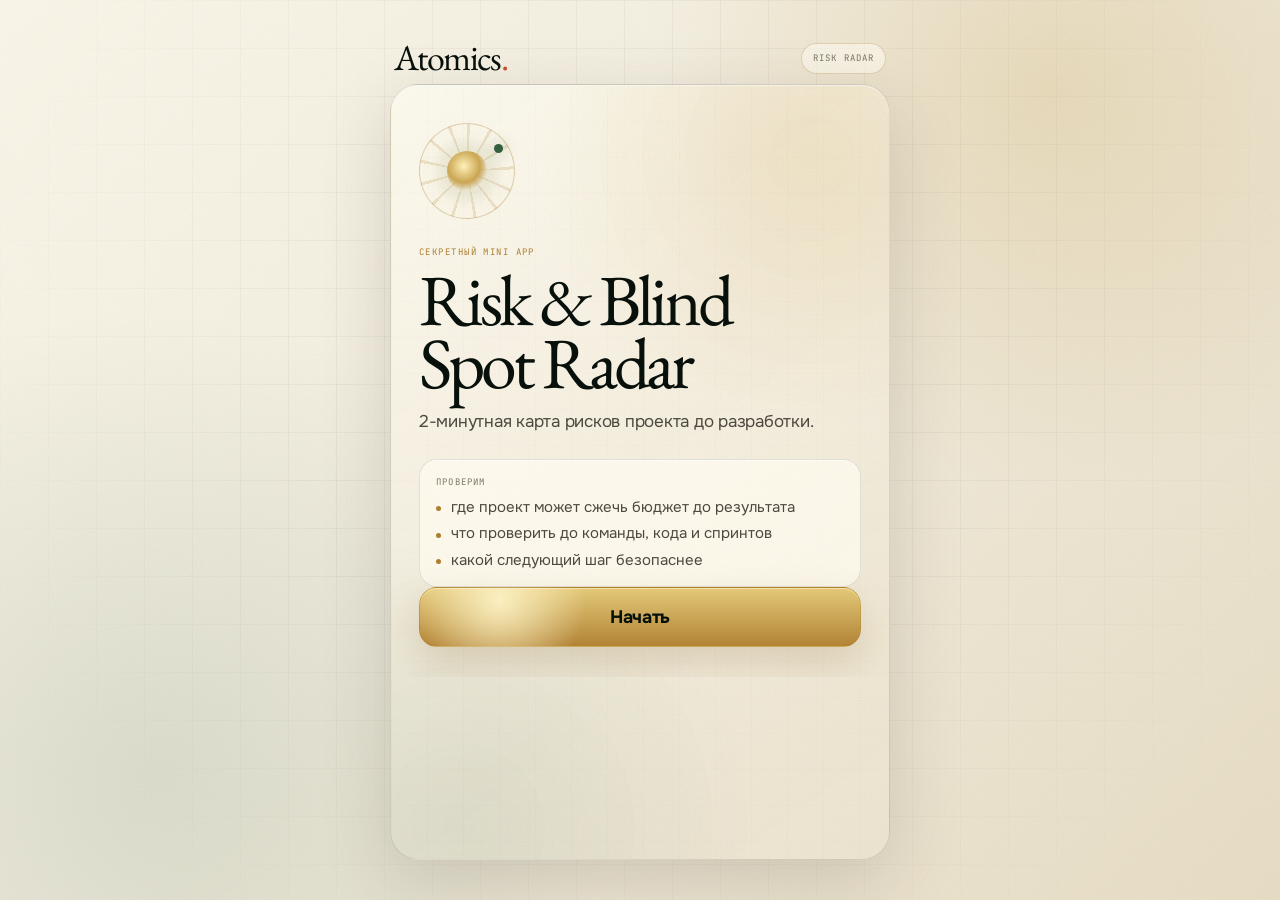
<file: risk-radar/index.html>
<!doctype html>
<html lang="ru">
<head>
  <meta charset="utf-8">
  <meta name="viewport" content="width=device-width, initial-scale=1, viewport-fit=cover">
  <title>Risk & Blind Spot Radar — Atomics</title>
  <meta name="description" content="2-минутная карта зон внимания проекта до разработки.">
  <meta name="theme-color" content="#f4efe1">
  <link rel="preconnect" href="https://fonts.googleapis.com">
  <link rel="preconnect" href="https://fonts.gstatic.com" crossorigin>
  <link href="https://fonts.googleapis.com/css2?family=EB+Garamond:ital,wght@0,400;0,500;1,400;1,500&family=Onest:wght@400;500;600;700&family=JetBrains+Mono:wght@400;500;600&display=swap" rel="stylesheet">
  <link rel="stylesheet" href="styles.css">
</head>
<body>
  <main class="app-shell" aria-live="polite">
    <div class="radar-frame">
      <header class="topline">
        <a class="brand" href="/" aria-label="Atomics">Atomics<span>.</span></a>
        <div class="mode-pill">Risk radar</div>
      </header>

      <section class="quiz-card" id="quizCard">
        <div class="progress-wrap" id="progressWrap" hidden>
          <div class="progress-meta">
            <span id="stepCounter">1/6</span>
            <span>карта зон внимания</span>
          </div>
          <div class="progress-track" aria-hidden="true">
            <div class="progress-bar" id="progressBar"></div>
          </div>
        </div>

        <div class="screen active" data-screen="intro">
          <div class="intro-orbit" aria-hidden="true">
            <div class="scan-ring"></div>
            <div class="scan-dot"></div>
            <div class="scan-core"></div>
          </div>
          <p class="eyebrow">секретный mini app</p>
          <h1><span class="nowrap">Risk & Blind</span> Spot Radar</h1>
          <p class="lead">2-минутная карта рисков проекта до разработки.</p>

          <div class="check-panel">
            <span>Проверим</span>
            <ul>
              <li>где проект может сжечь бюджет до результата</li>
              <li>что проверить до команды, кода и спринтов</li>
              <li>какой следующий шаг безопаснее</li>
            </ul>
          </div>

          <button class="primary-action" type="button" data-start>Начать</button>
        </div>

        <div class="screen" data-screen="question">
          <p class="eyebrow" id="questionEyebrow">зона внимания</p>
          <h2 id="questionTitle"></h2>
          <div class="options" id="options"></div>
          <p class="hint" id="questionHint"></p>
          <div class="actions">
            <button class="ghost-action" type="button" data-back>Назад</button>
            <button class="primary-action next-action" type="button" data-next disabled>Дальше</button>
          </div>
        </div>

        <div class="screen" data-screen="final">
          <p class="eyebrow">radar complete</p>
          <h2>Risk Radar собран.</h2>
          <p class="lead">Мы объединили данные с сайта и ваши ответы, чтобы подготовить персональный отчёт без лишних уточнений.</p>
          <div class="check-panel">
            <span>В отчёте покажем</span>
            <ul>
              <li>сильную сторону проекта</li>
              <li>главные зоны внимания</li>
              <li>что проверить до разработки</li>
              <li>какой первый шаг безопаснее</li>
            </ul>
          </div>
          <div class="actions final-actions">
            <button class="ghost-action" type="button" data-back-final>Назад</button>
            <button class="primary-action" type="button" data-submit>Передать на разбор</button>
          </div>
        </div>

        <div class="screen" data-screen="success">
          <div class="success-mark" aria-hidden="true"></div>
          <p class="eyebrow">готово</p>
          <h2>Данные подготовлены.</h2>
          <p class="lead">Передадим консультанту карту зон внимания и вернёмся с безопасным следующим шагом.</p>
          <a class="secondary-link" href="https://t.me/atomics_launch" target="_blank" rel="noopener noreferrer">Следить за Atomics в Telegram</a>
        </div>
      </section>
    </div>
  </main>
  <script src="app.js"></script>
</body>
</html>
</file>
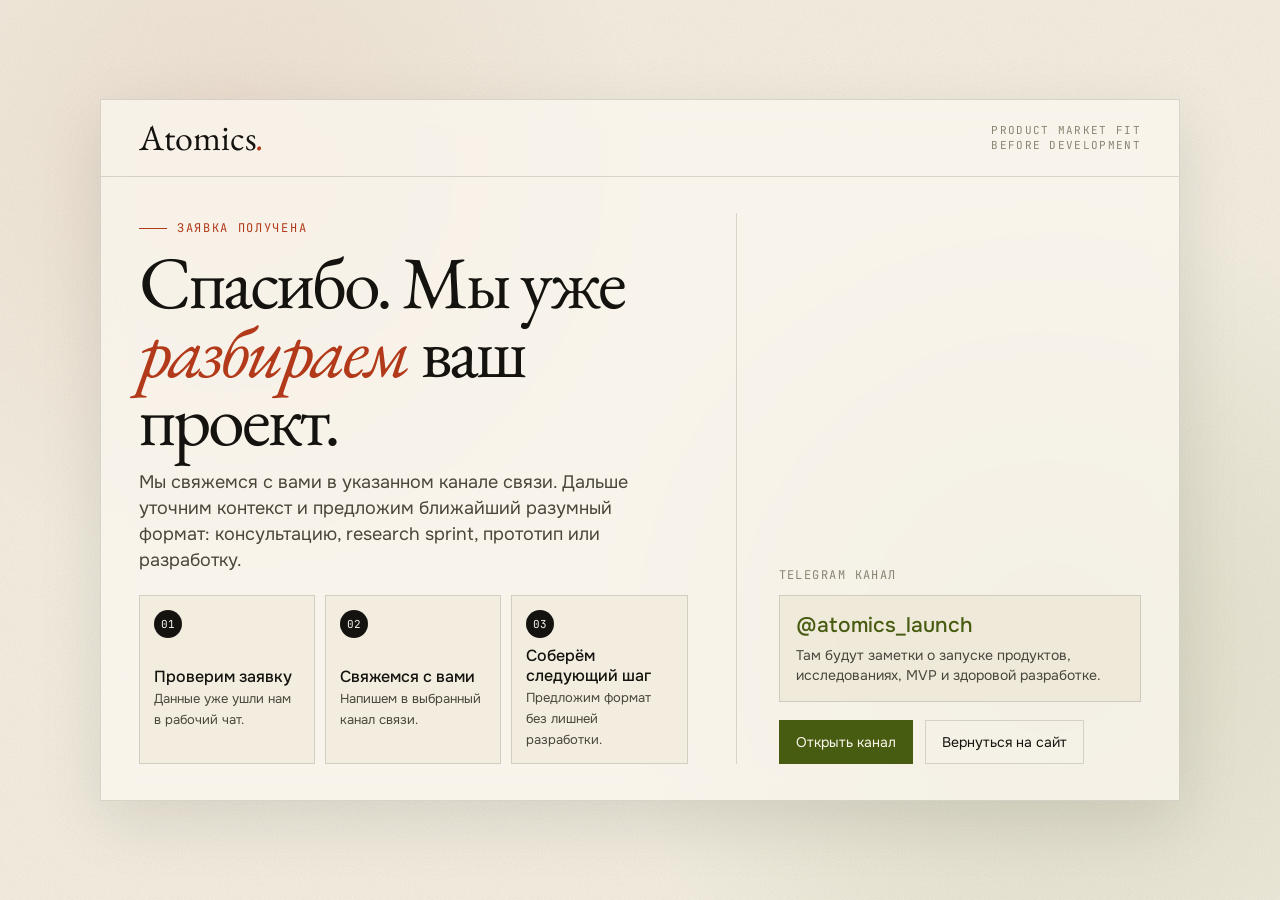
<file: thank-you.html>
<!doctype html>
<html lang="ru">
<head>
<meta charset="utf-8" />
<meta name="viewport" content="width=device-width, initial-scale=1" />
<title>Заявка отправлена — Atomics</title>
<meta name="description" content="Спасибо за заявку в Atomics. Мы свяжемся с вами в указанном канале связи." />
<meta name="theme-color" content="#07100b" />
<link rel="icon" href="data:image/svg+xml,%3Csvg xmlns='http://www.w3.org/2000/svg' viewBox='0 0 64 64'%3E%3Crect width='64' height='64' rx='14' fill='%2307100b'/%3E%3Cpath d='M32 10 50 22v20L32 54 14 42V22Z' fill='none' stroke='%23d5ad4f' stroke-width='4'/%3E%3Ccircle cx='32' cy='32' r='8' fill='%23ba4727'/%3E%3C/svg%3E">
<link rel="preconnect" href="https://fonts.googleapis.com">
<link rel="preconnect" href="https://fonts.gstatic.com" crossorigin>
<link href="https://fonts.googleapis.com/css2?family=EB+Garamond:ital,wght@0,400;0,500;1,400;1,500&family=Onest:wght@400;500&family=JetBrains+Mono:wght@400;500&display=swap" rel="stylesheet">
<style>
:root {
  --paper: #F4EFE1;
  --paper-deep: #ECE5D2;
  --white: #FBF8EF;
  --black: #0F0E0B;
  --ink: #14130F;
  --ink-soft: #4A463C;
  --ink-mute: #8A8473;
  --line: rgba(15,14,11,0.14);
  --olive: #485C11;
  --olive-hover: #5a721a;
  --rust: #B23A1A;
  --serif: "EB Garamond", "Times New Roman", serif;
  --sans: "Onest", ui-sans-serif, system-ui, sans-serif;
  --mono: "JetBrains Mono", ui-monospace, "SF Mono", Menlo, monospace;
}

* { box-sizing: border-box; margin: 0; padding: 0; }
html { min-height: 100%; }
body {
  min-height: 100vh;
  font-family: var(--sans);
  color: var(--ink);
  background:
    radial-gradient(circle at 18% 18%, rgba(178, 58, 26, 0.08), transparent 32%),
    radial-gradient(circle at 82% 72%, rgba(72, 92, 17, 0.12), transparent 36%),
    var(--paper);
  -webkit-font-smoothing: antialiased;
  text-rendering: optimizeLegibility;
  overflow-x: hidden;
}
body::before {
  content: "";
  position: fixed;
  inset: 0;
  pointer-events: none;
  opacity: .42;
  mix-blend-mode: multiply;
  background-image: url("data:image/svg+xml;utf8,<svg xmlns='http://www.w3.org/2000/svg' width='180' height='180'><filter id='n'><feTurbulence type='fractalNoise' baseFrequency='0.85' numOctaves='2' stitchTiles='stitch'/><feColorMatrix values='0 0 0 0 0.06   0 0 0 0 0.05   0 0 0 0 0.04   0 0 0 0.16 0'/></filter><rect width='100%' height='100%' filter='url(%23n)'/></svg>");
}
a { color: inherit; text-decoration: none; }
.page {
  position: relative;
  z-index: 1;
  min-height: 100vh;
  display: grid;
  place-items: center;
  padding: clamp(12px, 2.4vh, 22px) 18px;
}
.shell {
  width: min(1080px, 100%);
  border: 1px solid var(--line);
  background: rgba(251, 248, 239, .76);
  backdrop-filter: blur(14px);
  box-shadow: 0 20px 60px rgba(15, 14, 11, .1);
}
.top {
  display: flex;
  align-items: center;
  justify-content: space-between;
  gap: 20px;
  padding: clamp(14px, 2vw, 20px) clamp(20px, 3.4vw, 38px);
  border-bottom: 1px solid var(--line);
}
.logo {
  font-family: var(--serif);
  font-size: clamp(26px, 4vw, 36px);
  line-height: 1;
}
.logo em { color: var(--rust); font-style: italic; }
.tag {
  font-family: var(--mono);
  font-size: 11px;
  line-height: 1.4;
  color: var(--ink-mute);
  letter-spacing: .12em;
  text-transform: uppercase;
}
.content {
  display: grid;
  grid-template-columns: minmax(0, 1.15fr) minmax(280px, .85fr);
  gap: clamp(22px, 4vw, 48px);
  padding: clamp(24px, 4vh, 38px) clamp(20px, 3.4vw, 38px);
}
.eyebrow {
  display: inline-flex;
  align-items: center;
  gap: 10px;
  margin-bottom: 12px;
  font-family: var(--mono);
  font-size: 12px;
  color: var(--rust);
  letter-spacing: .14em;
  text-transform: uppercase;
}
.eyebrow::before {
  content: "";
  width: 28px;
  height: 1px;
  background: var(--rust);
}
h1 {
  max-width: 610px;
  font-family: var(--serif);
  font-size: clamp(42px, 6.2vw, 74px);
  line-height: .92;
  font-weight: 400;
  letter-spacing: -.04em;
}
h1 em { color: var(--rust); font-style: italic; }
.lead {
  max-width: 560px;
  margin-top: 16px;
  color: var(--ink-soft);
  font-size: clamp(16px, 1.45vw, 18px);
  line-height: 1.45;
}
.steps {
  display: grid;
  grid-template-columns: repeat(3, minmax(0, 1fr));
  gap: 10px;
  margin-top: 22px;
}
.step {
  display: grid;
  grid-template-columns: 1fr;
  gap: 8px;
  align-items: start;
  padding: 14px;
  border: 1px solid var(--line);
  background: rgba(236, 229, 210, .46);
}
.num {
  display: grid;
  place-items: center;
  width: 28px;
  height: 28px;
  border-radius: 50%;
  background: var(--ink);
  color: var(--white);
  font-family: var(--mono);
  font-size: 11px;
}
.step strong {
  display: block;
  margin-bottom: 0;
  font-weight: 500;
  line-height: 1.25;
}
.step span {
  color: var(--ink-soft);
  line-height: 1.35;
  font-size: 13px;
}
.side {
  align-self: stretch;
  display: flex;
  flex-direction: column;
  justify-content: flex-end;
  border-left: 1px solid var(--line);
  padding-left: clamp(22px, 4vw, 42px);
}
.channel-label {
  font-family: var(--mono);
  font-size: 12px;
  color: var(--ink-mute);
  letter-spacing: .12em;
  text-transform: uppercase;
}
.channel {
  display: block;
  margin-top: 12px;
  padding: 16px;
  border: 1px solid var(--line);
  background: rgba(236, 229, 210, .62);
  transition: transform .2s ease, border-color .2s ease, background .2s ease;
}
.channel:hover {
  transform: translateY(-2px);
  border-color: rgba(72, 92, 17, .42);
  background: rgba(223, 236, 198, .48);
}
.channel b {
  display: block;
  color: var(--olive);
  font-size: 21px;
  font-weight: 500;
}
.channel span {
  display: block;
  margin-top: 8px;
  color: var(--ink-soft);
  line-height: 1.38;
  font-size: 14px;
}
.actions {
  display: flex;
  flex-wrap: wrap;
  gap: 12px;
  margin-top: 18px;
}
.btn {
  display: inline-flex;
  align-items: center;
  justify-content: center;
  min-height: 44px;
  padding: 0 16px;
  border: 1px solid var(--line);
  font-size: 14px;
  transition: background .2s ease, transform .2s ease, border-color .2s ease;
}
.btn-primary {
  color: var(--white);
  background: var(--olive);
  border-color: var(--olive);
}
.btn-primary:hover { background: var(--olive-hover); transform: translateY(-1px); }
.btn-secondary:hover { border-color: rgba(15,14,11,.32); transform: translateY(-1px); }
@media (max-width: 780px) {
  .page { padding: 10px; align-items: start; }
  .top { align-items: center; flex-direction: row; padding: 12px 16px; }
  .tag { display: none; }
  .content { grid-template-columns: 1fr; gap: 18px; padding: 20px 16px 16px; }
  .side { border-left: 0; border-top: 1px solid var(--line); padding: 18px 0 0; }
  .eyebrow { margin-bottom: 9px; font-size: 10px; }
  h1 { font-size: clamp(36px, 10vw, 46px); line-height: .94; }
  .lead { margin-top: 12px; font-size: 15px; line-height: 1.38; }
  .steps { grid-template-columns: 1fr; margin-top: 16px; gap: 8px; }
  .step { grid-template-columns: 28px 1fr; padding: 10px; gap: 10px; }
  .step span { display: none; }
  .channel { padding: 14px; }
  .channel span { font-size: 13px; }
  .actions { margin-top: 12px; }
  .btn { min-height: 42px; }
}
@media (max-height: 720px) and (min-width: 781px) {
  .page { align-items: start; }
  .top { padding-top: 12px; padding-bottom: 12px; }
  .content { padding-top: 22px; padding-bottom: 22px; }
  h1 { font-size: clamp(40px, 5.5vw, 64px); }
  .lead { margin-top: 12px; font-size: 16px; }
  .steps { margin-top: 16px; }
  .step { padding: 12px; }
}
</style>
</head>
<body>
  <main class="page">
    <section class="shell" aria-labelledby="thank-title">
      <div class="top">
        <a class="logo" href="index.html">Atomics<em>.</em></a>
        <div class="tag">Product market fit<br>before development</div>
      </div>
      <div class="content">
        <div>
          <div class="eyebrow">Заявка получена</div>
          <h1 id="thank-title">Спасибо. Мы уже <em>разбираем</em> ваш проект.</h1>
          <p class="lead">Мы свяжемся с вами в указанном канале связи. Дальше уточним контекст и предложим ближайший разумный формат: консультацию, research sprint, прототип или разработку.</p>
          <div class="steps" aria-label="Что дальше">
            <div class="step">
              <div class="num">01</div>
              <div><strong>Проверим заявку</strong><span>Данные уже ушли нам в рабочий чат.</span></div>
            </div>
            <div class="step">
              <div class="num">02</div>
              <div><strong>Свяжемся с вами</strong><span>Напишем в выбранный канал связи.</span></div>
            </div>
            <div class="step">
              <div class="num">03</div>
              <div><strong>Соберём следующий шаг</strong><span>Предложим формат без лишней разработки.</span></div>
            </div>
          </div>
        </div>
        <aside class="side" aria-label="Telegram-канал Atomics">
          <div class="channel-label">Telegram канал</div>
          <a class="channel" href="https://t.me/atomics_launch" target="_blank" rel="noopener">
            <b>@atomics_launch</b>
            <span>Там будут заметки о запуске продуктов, исследованиях, MVP и здоровой разработке.</span>
          </a>
          <div class="actions">
            <a class="btn btn-primary" href="https://t.me/atomics_launch" target="_blank" rel="noopener">Открыть канал</a>
            <a class="btn btn-secondary" href="index.html">Вернуться на сайт</a>
          </div>
        </aside>
      </div>
    </section>
  </main>
</body>
</html>
</file>
<file: risk-radar/styles.css>
:root {
  --paper: #f4efe1;
  --paper-deep: #ebe2cb;
  --ink: #07100b;
  --ink-soft: #4d493f;
  --muted: #7e7664;
  --line: rgba(7, 16, 11, 0.13);
  --line-strong: rgba(93, 86, 64, 0.22);
  --card: rgba(255, 252, 241, 0.78);
  --gold: #caa552;
  --gold-strong: #ad7e2f;
  --rust: #c95132;
  --green: #315f3f;
  --serif: "EB Garamond", Georgia, serif;
  --sans: "Onest", ui-sans-serif, system-ui, -apple-system, BlinkMacSystemFont, sans-serif;
  --mono: "JetBrains Mono", ui-monospace, SFMono-Regular, Menlo, monospace;
}

* { box-sizing: border-box; }

html,
body {
  min-height: 100%;
  margin: 0;
  overflow: hidden;
}

body {
  background:
    radial-gradient(circle at 82% 10%, rgba(201, 165, 82, 0.24), transparent 30%),
    radial-gradient(circle at 12% 86%, rgba(49, 95, 63, 0.12), transparent 34%),
    linear-gradient(135deg, #fbf7ea 0%, var(--paper) 45%, #e9dfc6 100%);
  color: var(--ink);
  font-family: var(--sans);
  -webkit-font-smoothing: antialiased;
  text-rendering: optimizeLegibility;
}

body::before {
  content: "";
  position: fixed;
  inset: 0;
  pointer-events: none;
  background:
    linear-gradient(90deg, rgba(7,16,11,0.04) 1px, transparent 1px),
    linear-gradient(rgba(7,16,11,0.035) 1px, transparent 1px);
  background-size: 48px 48px;
  mask-image: radial-gradient(circle at 50% 40%, #000 0 42%, transparent 84%);
}

body::after {
  content: "";
  position: fixed;
  inset: 0;
  pointer-events: none;
  background-image: url("data:image/svg+xml;utf8,<svg xmlns='http://www.w3.org/2000/svg' width='180' height='180'><filter id='n'><feTurbulence type='fractalNoise' baseFrequency='0.75' numOctaves='2' stitchTiles='stitch'/><feColorMatrix values='0 0 0 0 0.05 0 0 0 0 0.045 0 0 0 0 0.035 0 0 0 .14 0'/></filter><rect width='100%' height='100%' filter='url(%23n)'/></svg>");
  opacity: 0.3;
  mix-blend-mode: multiply;
}

button,
a {
  -webkit-tap-highlight-color: transparent;
}

button {
  border: 0;
  font: inherit;
}

.app-shell {
  width: 100%;
  height: 100svh;
  display: grid;
  place-items: center;
  padding: max(10px, env(safe-area-inset-top)) 10px max(10px, env(safe-area-inset-bottom));
}

.radar-frame {
  width: min(100%, 500px);
  height: 100%;
  max-height: 820px;
  display: grid;
  grid-template-rows: auto minmax(0, 1fr);
  position: relative;
}

.topline {
  min-height: 42px;
  display: flex;
  align-items: center;
  justify-content: space-between;
  gap: 12px;
  padding: 0 4px 8px;
}

.brand {
  color: var(--ink);
  text-decoration: none;
  font-family: var(--serif);
  font-size: clamp(27px, 8vw, 36px);
  line-height: 1;
  letter-spacing: -0.045em;
}

.brand span {
  color: var(--rust);
}

.mode-pill {
  min-height: 31px;
  display: inline-flex;
  align-items: center;
  border: 1px solid rgba(173, 126, 47, 0.28);
  border-radius: 999px;
  padding: 0 11px;
  color: var(--muted);
  font-family: var(--mono);
  font-size: 9px;
  letter-spacing: 0.12em;
  text-transform: uppercase;
  background: rgba(255, 252, 241, 0.64);
}

.quiz-card {
  position: relative;
  min-height: 0;
  display: grid;
  grid-template-rows: auto minmax(0, 1fr);
  border: 1px solid rgba(7, 16, 11, 0.12);
  border-radius: 28px;
  overflow: hidden;
  background:
    radial-gradient(circle at 84% 9%, rgba(202, 165, 82, 0.2), transparent 33%),
    radial-gradient(circle at 14% 96%, rgba(49, 95, 63, 0.1), transparent 34%),
    linear-gradient(145deg, rgba(255, 252, 241, 0.88), rgba(238, 229, 209, 0.86));
  box-shadow:
    0 22px 70px rgba(54, 45, 30, 0.16),
    inset 0 1px 0 rgba(255, 255, 255, 0.65);
}

.quiz-card::before {
  content: "";
  position: absolute;
  inset: 0;
  pointer-events: none;
  background:
    linear-gradient(90deg, rgba(7,16,11,0.035) 1px, transparent 1px),
    linear-gradient(rgba(7,16,11,0.026) 1px, transparent 1px);
  background-size: 36px 36px;
  opacity: 0.38;
}

.progress-wrap {
  position: relative;
  z-index: 2;
  padding: 14px 16px 0;
}

.progress-meta {
  display: flex;
  align-items: center;
  justify-content: space-between;
  gap: 10px;
  margin-bottom: 8px;
  color: var(--muted);
  font-family: var(--mono);
  font-size: 9px;
  letter-spacing: 0.1em;
  text-transform: uppercase;
}

.progress-track {
  height: 7px;
  border-radius: 999px;
  overflow: hidden;
  background: rgba(7, 16, 11, 0.08);
}

.progress-bar {
  width: 0%;
  height: 100%;
  border-radius: inherit;
  background: linear-gradient(90deg, var(--gold-strong), var(--gold));
  transition: width 0.32s cubic-bezier(.22,1,.36,1);
}

.screen {
  position: relative;
  z-index: 2;
  display: none;
  min-height: 0;
  height: 100%;
  padding: clamp(19px, 4.8vw, 28px);
  animation: screenIn 0.26s cubic-bezier(.22,1,.36,1);
  overflow: hidden;
}

.screen.active {
  display: flex;
  flex-direction: column;
}

.screen[data-screen="intro"] {
  padding-top: clamp(24px, 4.8vh, 38px);
  padding-bottom: clamp(20px, 4vh, 30px);
}

@keyframes screenIn {
  from { opacity: 0; transform: translateY(6px); }
  to { opacity: 1; transform: translateY(0); }
}

.eyebrow {
  margin: 0 0 10px;
  color: var(--gold-strong);
  font-family: var(--mono);
  font-size: 9px;
  letter-spacing: 0.16em;
  text-transform: uppercase;
}

h1,
h2 {
  margin: 0;
  color: var(--ink);
  font-family: var(--serif);
  font-weight: 400;
  letter-spacing: -0.055em;
  text-wrap: balance;
}

h1 {
  max-width: 12ch;
  font-size: clamp(43px, 12.2vw, 72px);
  line-height: 0.88;
}

.nowrap {
  white-space: nowrap;
}

h2 {
  font-size: clamp(35px, 10.3vw, 54px);
  line-height: 0.94;
}

.lead {
  margin: 15px 0 0;
  color: var(--ink-soft);
  font-size: clamp(15px, 4.1vw, 17px);
  line-height: 1.38;
  letter-spacing: -0.015em;
}

.intro-orbit {
  position: relative;
  width: clamp(70px, 20vw, 96px);
  height: clamp(70px, 20vw, 96px);
  margin: 0 0 clamp(18px, 3vh, 28px);
}

.scan-ring,
.scan-core,
.scan-dot {
  position: absolute;
  border-radius: 50%;
}

.scan-ring {
  inset: 0;
  border: 1px solid rgba(173, 126, 47, 0.34);
  background:
    radial-gradient(circle, rgba(49,95,63,0.13), transparent 56%),
    repeating-conic-gradient(from 0deg, rgba(173,126,47,0.18) 0 4deg, transparent 4deg 28deg);
  animation: radarSpin 8s linear infinite;
}

.scan-core {
  inset: 29%;
  background:
    radial-gradient(circle at 42% 38%, #fff1b8, var(--gold) 48%, rgba(202,165,82,0.06) 72%);
  box-shadow: 0 0 30px rgba(202, 165, 82, 0.28);
}

.scan-dot {
  right: 12%;
  top: 22%;
  width: 9px;
  height: 9px;
  background: var(--green);
  box-shadow: 0 0 16px rgba(49, 95, 63, 0.45);
}

@keyframes radarSpin {
  to { transform: rotate(360deg); }
}

.check-panel,
.result-data {
  margin-top: clamp(18px, 3vh, 26px);
  border: 1px solid rgba(7, 16, 11, 0.1);
  border-radius: 18px;
  padding: 16px 16px;
  background: rgba(255, 252, 241, 0.68);
  box-shadow: inset 0 1px 0 rgba(255, 255, 255, 0.65);
}

.check-panel span {
  display: block;
  margin-bottom: 10px;
  color: var(--muted);
  font-family: var(--mono);
  font-size: 9px;
  letter-spacing: 0.13em;
  text-transform: uppercase;
}

.check-panel ul {
  list-style: none;
  margin: 0;
  padding: 0;
  display: grid;
  gap: 7px;
}

.check-panel li {
  position: relative;
  padding-left: 15px;
  color: var(--ink-soft);
  font-size: clamp(13px, 3.45vw, 15px);
  line-height: 1.28;
}

.check-panel li::before {
  content: "";
  position: absolute;
  left: 0;
  top: 0.55em;
  width: 5px;
  height: 5px;
  border-radius: 50%;
  background: var(--gold-strong);
}

.options {
  display: grid;
  gap: clamp(10px, 1.7vh, 13px);
  margin-top: clamp(20px, 3.2vh, 28px);
}

.option-card {
  min-height: clamp(54px, 8.6vh, 68px);
  width: 100%;
  display: flex;
  align-items: center;
  justify-content: space-between;
  gap: 12px;
  border: 1px solid rgba(7, 16, 11, 0.12);
  border-radius: 18px;
  padding: 13px 14px 13px 16px;
  color: var(--ink);
  background:
    linear-gradient(135deg, rgba(255,252,241,0.9), rgba(238,229,209,0.58)),
    rgba(255, 252, 241, 0.72);
  text-align: left;
  font-size: clamp(15px, 4.05vw, 18px);
  font-weight: 600;
  line-height: 1.12;
  letter-spacing: -0.02em;
  box-shadow:
    inset 0 1px 0 rgba(255,255,255,0.72),
    0 10px 26px rgba(54, 45, 30, 0.08);
  transition:
    transform 0.2s cubic-bezier(.22,1,.36,1),
    border-color 0.2s ease,
    background 0.2s ease,
    box-shadow 0.2s ease;
}

.option-card::after {
  content: "";
  flex: 0 0 24px;
  width: 24px;
  height: 24px;
  border: 1px solid rgba(173, 126, 47, 0.36);
  border-radius: 8px;
  background: rgba(202, 165, 82, 0.06);
}

.option-card:active {
  transform: scale(0.985);
}

.option-card.selected {
  border-color: rgba(173, 126, 47, 0.54);
  background:
    radial-gradient(circle at 88% 18%, rgba(201,81,50,0.09), transparent 34%),
    linear-gradient(135deg, rgba(202,165,82,0.2), rgba(255,252,241,0.9)),
    rgba(255, 252, 241, 0.88);
  box-shadow:
    inset 0 1px 0 rgba(255,255,255,0.86),
    0 14px 34px rgba(114, 83, 32, 0.14);
}

.option-card.selected::after {
  border-color: rgba(173, 126, 47, 0.82);
  background:
    linear-gradient(135deg, transparent 42%, var(--gold-strong) 43% 56%, transparent 57%),
    linear-gradient(45deg, transparent 47%, var(--gold-strong) 48% 58%, transparent 59%),
    rgba(202, 165, 82, 0.18);
}

.hint {
  min-height: 18px;
  margin: 10px 0 0;
  color: var(--muted);
  font-size: 13px;
}

.actions {
  display: grid;
  grid-template-columns: minmax(84px, 0.36fr) 1fr;
  gap: 9px;
  margin-top: auto;
  padding-top: clamp(14px, 2.4vh, 22px);
}

.final-actions {
  grid-template-columns: minmax(82px, 0.34fr) 1fr;
}

.primary-action,
.ghost-action,
.secondary-link {
  min-height: clamp(52px, 7.5vh, 60px);
  display: inline-flex;
  align-items: center;
  justify-content: center;
  border-radius: 18px;
  padding: 0 18px;
  text-align: center;
  text-decoration: none;
  font-size: clamp(16px, 4.2vw, 18px);
  font-weight: 700;
  letter-spacing: -0.018em;
}

.primary-action {
  width: 100%;
  margin-top: auto;
  border: 1px solid rgba(173, 126, 47, 0.44);
  background:
    radial-gradient(circle at 18% 20%, rgba(255,245,202,0.9), transparent 24%),
    linear-gradient(180deg, #e3c979, #b28335);
  color: #07100b;
  box-shadow:
    inset 0 1px 0 rgba(255, 245, 202, 0.58),
    0 16px 38px rgba(135, 98, 41, 0.2);
}

.primary-action:disabled {
  cursor: not-allowed;
  opacity: 0.44;
  filter: grayscale(0.4);
}

.ghost-action {
  border: 1px solid rgba(7, 16, 11, 0.12);
  background: rgba(255, 252, 241, 0.54);
  color: var(--ink-soft);
}

.secondary-link {
  margin-top: auto;
  border: 1px solid rgba(173, 126, 47, 0.32);
  color: var(--ink);
  background: rgba(202, 165, 82, 0.12);
}

.success-mark {
  width: 78px;
  height: 78px;
  margin-bottom: 22px;
  border: 1px solid rgba(49, 95, 63, 0.34);
  border-radius: 50%;
  background:
    linear-gradient(135deg, transparent 42%, var(--green) 43% 55%, transparent 56%),
    linear-gradient(45deg, transparent 48%, var(--green) 49% 58%, transparent 59%),
    rgba(49, 95, 63, 0.1);
  box-shadow: 0 0 34px rgba(49, 95, 63, 0.14);
}

@media (max-height: 700px) {
  .topline {
    min-height: 36px;
    padding-bottom: 6px;
  }

  .brand {
    font-size: 27px;
  }

  .mode-pill {
    min-height: 28px;
  }

  .quiz-card {
    border-radius: 24px;
  }

  .progress-wrap {
    padding-top: 10px;
  }

  .screen {
    padding: 15px 16px 16px;
  }

  .screen[data-screen="intro"] {
    padding-top: 18px;
    padding-bottom: 17px;
  }

  .intro-orbit {
    width: 60px;
    height: 60px;
    margin-bottom: 13px;
  }

  h1 {
    font-size: 43px;
  }

  h2 {
    font-size: 32px;
  }

  .lead {
    margin-top: 10px;
    font-size: 14px;
    line-height: 1.3;
  }

  .check-panel {
    margin-top: 13px;
    padding: 12px 13px;
  }

  .check-panel span {
    margin-bottom: 8px;
  }

  .check-panel ul {
    gap: 6px;
  }

  .check-panel li {
    font-size: 12.5px;
    line-height: 1.22;
  }

  .options {
    gap: 8px;
    margin-top: 15px;
  }

  .option-card {
    min-height: 47px;
    border-radius: 15px;
    padding: 10px 12px 10px 14px;
    font-size: 14px;
  }

  .option-card::after {
    flex-basis: 21px;
    width: 21px;
    height: 21px;
  }

  .hint {
    margin-top: 7px;
    min-height: 15px;
    font-size: 12px;
  }

  .actions {
    padding-top: 10px;
  }

  .primary-action,
  .ghost-action,
  .secondary-link {
    min-height: 48px;
    border-radius: 15px;
    font-size: 15px;
  }
}

@media (max-height: 620px) {
  .app-shell {
    padding-top: max(6px, env(safe-area-inset-top));
    padding-bottom: max(6px, env(safe-area-inset-bottom));
  }

  .topline {
    min-height: 31px;
  }

  .brand {
    font-size: 24px;
  }

  .mode-pill {
    min-height: 24px;
    font-size: 8px;
    padding: 0 9px;
  }

  .progress-meta {
    margin-bottom: 5px;
  }

  .progress-track {
    height: 5px;
  }

  .screen {
    padding: 11px 13px 13px;
  }

  .screen[data-screen="intro"] {
    padding-top: 13px;
    padding-bottom: 13px;
  }

  .eyebrow {
    margin-bottom: 5px;
    font-size: 8px;
  }

  .intro-orbit {
    display: none;
  }

  h1 {
    font-size: 38px;
  }

  h2 {
    font-size: 29px;
  }

  .check-panel {
    margin-top: 10px;
    padding: 10px 11px;
  }

  .check-panel li {
    font-size: 11.5px;
  }

  .options {
    gap: 6px;
    margin-top: 10px;
  }

  .option-card {
    min-height: 42px;
    padding: 8px 10px 8px 12px;
    font-size: 13px;
  }

  .option-card::after {
    flex-basis: 18px;
    width: 18px;
    height: 18px;
    border-radius: 6px;
  }

  .primary-action,
  .ghost-action,
  .secondary-link {
    min-height: 43px;
    border-radius: 14px;
    font-size: 14px;
  }
}

@media (max-width: 390px) {
  .app-shell {
    padding-left: 8px;
    padding-right: 8px;
  }

  .screen {
    padding-left: 14px;
    padding-right: 14px;
  }
}

@media (prefers-reduced-motion: reduce) {
  *,
  *::before,
  *::after {
    animation-duration: 0.001ms !important;
    animation-iteration-count: 1 !important;
    scroll-behavior: auto !important;
    transition-duration: 0.001ms !important;
  }
}
</file>
